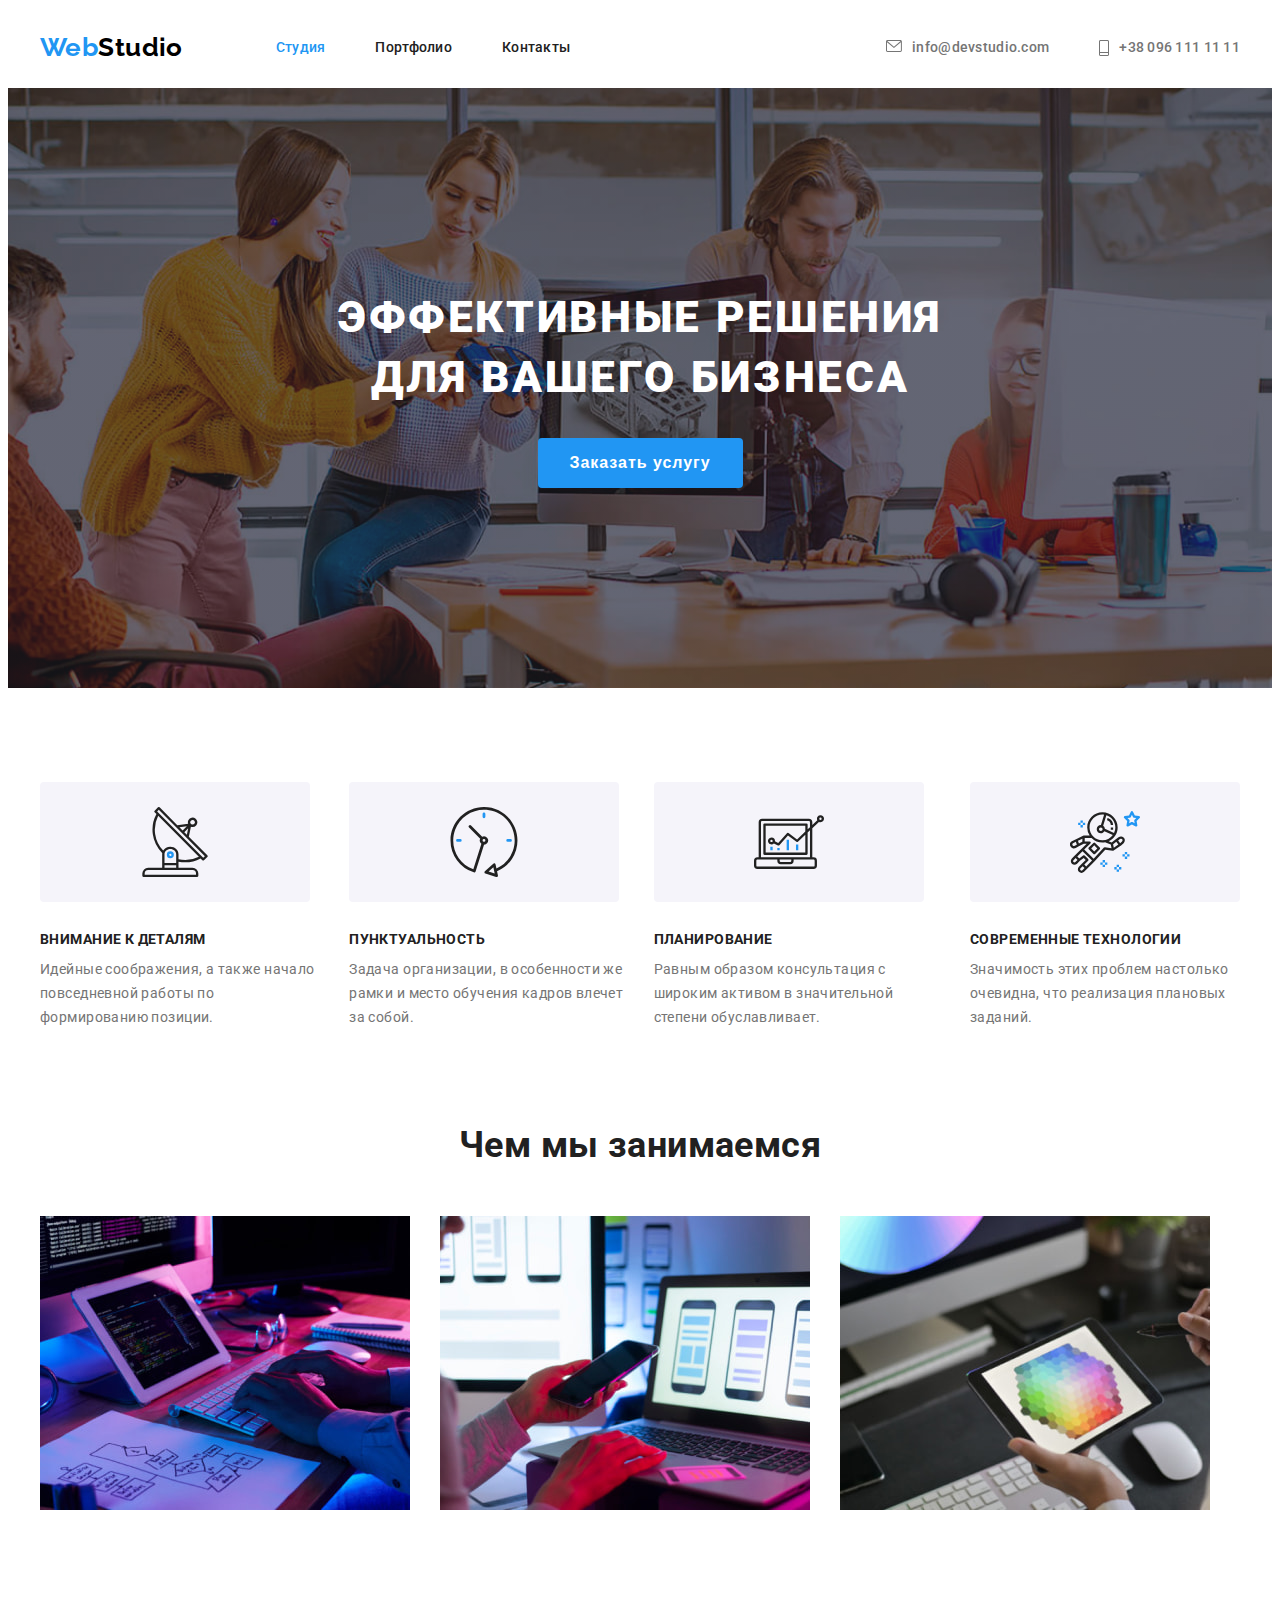
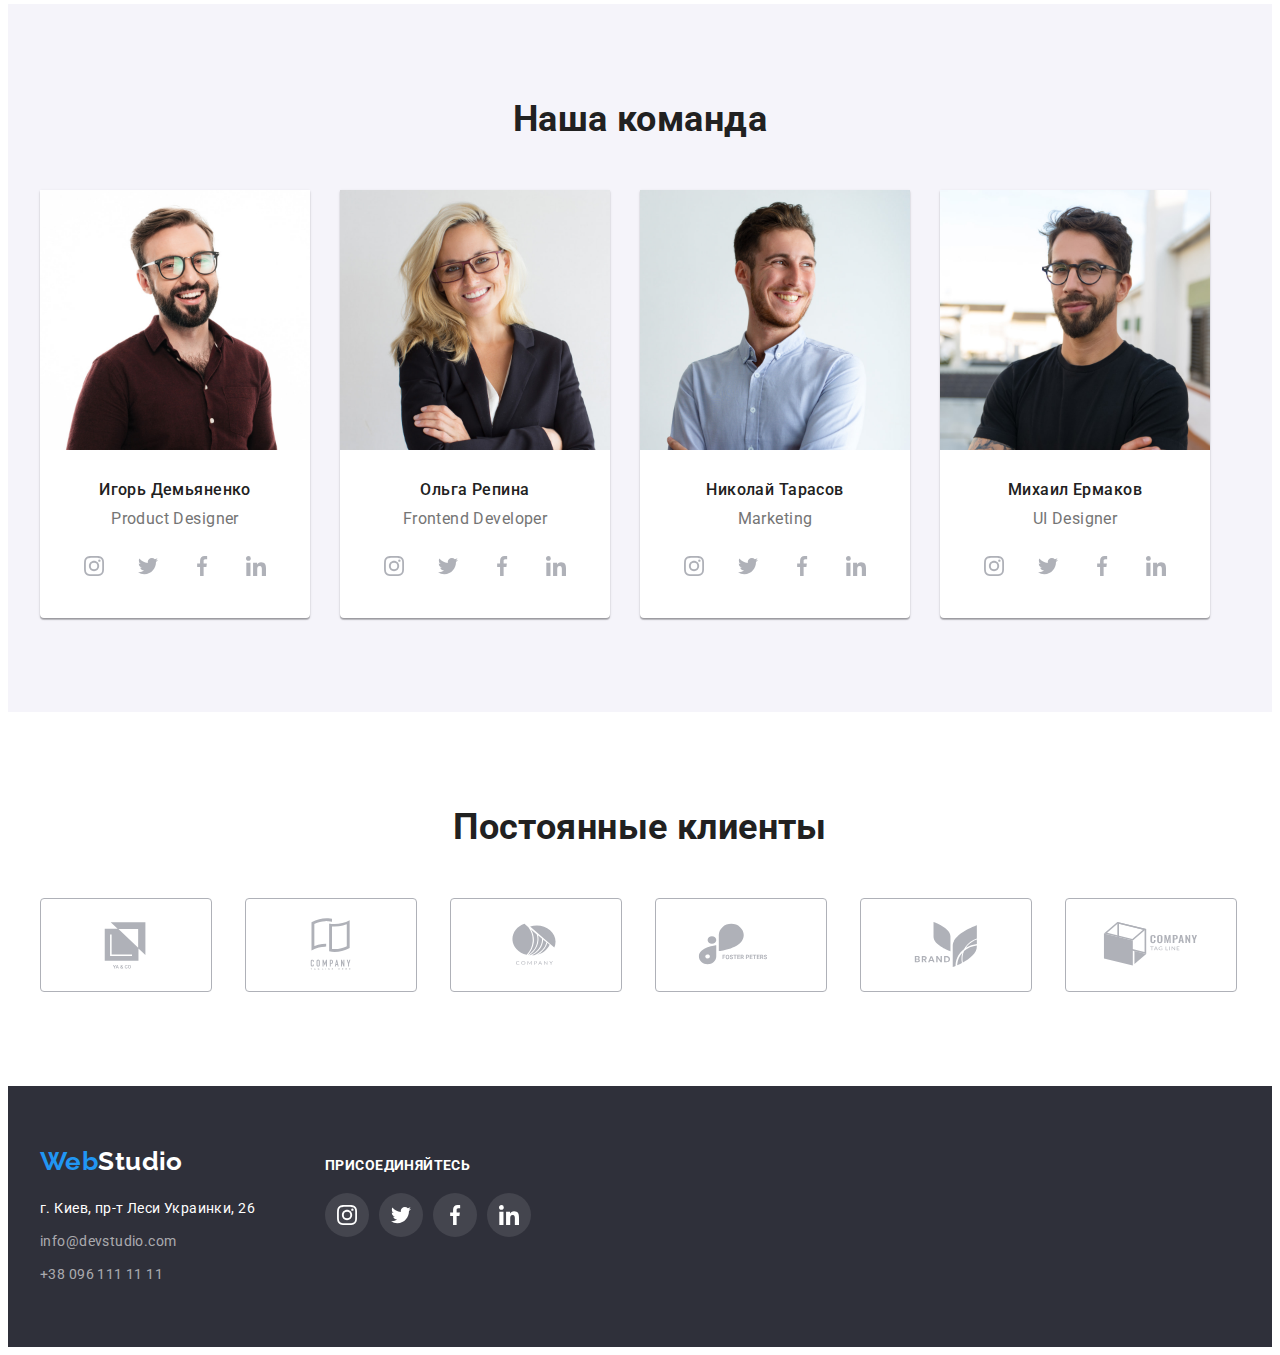
<file: index.html>
<!DOCTYPE html>
<html lang="ru">
<head>
    <meta charset="UTF-8">
    <meta http-equiv="X-UA-Compatible" content="IE=edge">
    <meta name="viewport" content="width=device-width, initial-scale=1.0">
    <title>Document</title>
    <link rel="preconnect" href="https://fonts.googleapis.com">
    <link rel="preconnect" href="https://fonts.gstatic.com" crossorigin>
    <link href="https://fonts.googleapis.com/css2?family=Raleway:wght@700&family=Roboto:wght@400;500;700;900&display=swap"
        rel="stylesheet">
        <link rel="stylesheet" href="https://cdnjs.cloudflare.com/ajax/libs/modern-normalize/1.1.0/modern-normalize.min.css"
            integrity="sha512-wpPYUAdjBVSE4KJnH1VR1HeZfpl1ub8YT/NKx4PuQ5NmX2tKuGu6U/JRp5y+Y8XG2tV+wKQpNHVUX03MfMFn9Q=="
            crossorigin="anonymous" referrerpolicy="no-referrer" />
    <link rel="stylesheet" href="./css/styles.css">
</head>
<body>
    <!-- Header -->
    <header>
        <div class="container nav">
        <nav class="main-nav">
            <a href="./index.html" class="logo">Web<span class="logo-header">Studio</span> </a>
            <ul class="site-nav-list">
                <li class="item"><a href="" class="link curent">Студия</a> </li>
                <li class="item"><a href="./portfolio.html" class="link">Портфолио</a> </li>
                <li class="item"><a href="" class="link">Контакты</a> </li>
            </ul>
        </nav>
        <ul class="site-nav-list adress">
            <li class="item"><a href="mailto:info@devstudio.com" class="adress-link" >
                <svg class="contacts-icon" width="16" height="12">
                    <use href="./images/sprite.svg#icon-mail"></use>
                </svg>info@devstudio.com</a></li>
            <li class="item"><a href="tel:+380961111111" class="adress-link" >
                <svg class="contacts-icon" width="10" height="16">
                    <use href="./images/sprite.svg#icon-phone"></use>
                </svg>+38 096 111 11 11</a> </li>
        </ul>
        </div>
    </header>
    <!-- Main -->
   <main>
        <section class="section-hero">
            <h1 class="section-title-hero">Эффективные решения для вашего бизнеса</h1>
                <button type="button" class="button-hero">Заказать услугу</button>
            </section>
        <!-- Benefits -->
        <section class="section">
            <div class="container">
            <h2 class="visually-hidden">Наши преимущества</h2>
            <ul class="benefits-list">
                <li class="item">
                    <div class="benefits-item-icon"><svg class="benefits-icon" width="70" height="70">
                    <use href="./images/sprite.svg#icon-antenna"></use>
                </svg></div>
                    <h3 class="title">Внимание к деталям</h3>
                    <p class="benefits-item">Идейные соображения, а также начало повседневной работы по формированию позиции.</p>
                </li>
                <li class="item">
                    <div class="benefits-item-icon"><svg class="benefits-icon" width="70" height="70">
                        <use href="./images/sprite.svg#icon-clock"></use>
                    </svg></div>
                    <h3 class="title">Пунктуальность</h3>
                    <p class="benefits-item">Задача организации, в особенности же рамки и место обучения кадров влечет за собой.</p>
                </li>
                <li class="item">
                    <div class="benefits-item-icon"><svg class="benefits-icon" width="70" height="70">
                        <use href="./images/sprite.svg#icon-diagram"></use>
                    </svg></div>
                    <h3 class="title">Планирование</h3>
                    <p class="benefits-item">Равным образом консультация с широким активом в значительной степени обуславливает.</p>
                </li>
                <li class="item">
                    <div class="benefits-item-icon"><svg class="benefits-icon" width="70" height="70">
                        <use href="./images/sprite.svg#icon-astronaut"></use>
                    </svg></div>
                    <h3 class="title">Современные технологии</h3>
                    <p class="benefits-item">Значимость этих проблем настолько очевидна, что реализация плановых заданий.</p>
                </li>
            </ul>
            </div>
        </section>
        <!-- What are we doing -->
        <section class="section doing">
            <div class="container">
            <h2 class="section-title">Чем мы занимаемся</h2>
            <ul class="list">
                <li class="item"><img src="./images/work/box1.jpg" alt="Верстка" width="370" height="294"> </li>
                <li class="item"><img src="./images/work/box2.jpg" alt="Дизайн" width="370" height="294"> </li>
                <li class="item"><img src="./images/work/box3.jpg" alt="Цвета" width="370" height="294"> </li>
            </ul>
            </div>
        </section>
        <!-- Our team -->
        <section class="section-team">
            <div class="container">
            <h2 class="section-title">Наша команда</h2>
            <ul class="team-list">
                <li class="item"> <img src="./images/team/img1.jpg" alt="Наша команда" width="270" height="260">
                <div class="team-card"><h3 class="title">Игорь Демьяненко</h3>
                <p lang="en"  class="team-item">Product Designer</p>
                <ul class="socials list">
                    <li class="socials-item"> <a class="socials-link" href="" target="_blank" rel="noopener noreferrer" aria-label="Instagram">
                        <svg class="socials-icon" width="20" height="20" >
                            <use href="./images/sprite.svg#icon-instagram"></use>
                        </svg>
                    </a> </li>
                    <li class="socials-item"> <a class="socials-link" href="" target="_blank" rel="noopener noreferrer"
                            aria-label="Instagram">
                            <svg class="socials-icon" width="20" height="20">
                                <use href="./images/sprite.svg#icon-twitter"></use>
                            </svg>
                        </a> </li>
                    <li class="socials-item"> <a class="socials-link" href="" target="_blank" rel="noopener noreferrer"
                            aria-label="Instagram">
                            <svg class="socials-icon" width="20" height="20">
                                <use href="./images/sprite.svg#icon-facebook"></use>
                            </svg>
                        </a> </li>
                    <li class="socials-item"> <a class="socials-link" href="" target="_blank" rel="noopener noreferrer"
                            aria-label="Instagram">
                            <svg class="socials-icon" width="20" height="20">
                                <use href="./images/sprite.svg#icon-linkedin"></use>
                            </svg>
                        </a> </li>
                </ul></div>
            </li>
                <li class="item"> <img src="./images/team/img2.jpg" alt="Наша команда" width="270" height="260">
                <div class="team-card"><h3 class="title">Ольга Репина</h3>
                <p lang="en" class="team-item">Frontend Developer</p>
                <ul class="socials list">
                    <li class="socials-item"> <a class="socials-link" href="" target="_blank" rel="noopener noreferrer"
                            aria-label="Instagram">
                            <svg class="socials-icon" width="20" height="20">
                                <use href="./images/sprite.svg#icon-instagram"></use>
                            </svg>
                        </a> </li>
                    <li class="socials-item"> <a class="socials-link" href="" target="_blank" rel="noopener noreferrer"
                            aria-label="Instagram">
                            <svg class="socials-icon" width="20" height="20">
                                <use href="./images/sprite.svg#icon-twitter"></use>
                            </svg>
                        </a> </li>
                    <li class="socials-item"> <a class="socials-link" href="" target="_blank" rel="noopener noreferrer"
                            aria-label="Instagram">
                            <svg class="socials-icon" width="20" height="20">
                                <use href="./images/sprite.svg#icon-facebook"></use>
                            </svg>
                        </a> </li>
                    <li class="socials-item"> <a class="socials-link" href="" target="_blank" rel="noopener noreferrer"
                            aria-label="Instagram">
                            <svg class="socials-icon" width="20" height="20">
                                <use href="./images/sprite.svg#icon-linkedin"></use>
                            </svg>
                        </a> </li>
                </ul></div>
                </li>
                <li class="item"> <img src="./images/team/img3.jpg" alt="Наша команда" width="270" height="260">
                <div class="team-card"><h3 class="title">Николай Тарасов</h3>
                <p lang="en" class="team-item">Marketing</p>
                <ul class="socials list">
                    <li class="socials-item"> <a class="socials-link" href="" target="_blank" rel="noopener noreferrer"
                            aria-label="Instagram">
                            <svg class="socials-icon" width="20" height="20">
                                <use href="./images/sprite.svg#icon-instagram"></use>
                            </svg>
                        </a> </li>
                    <li class="socials-item"> <a class="socials-link" href="" target="_blank" rel="noopener noreferrer"
                            aria-label="Instagram">
                            <svg class="socials-icon" width="20" height="20">
                                <use href="./images/sprite.svg#icon-twitter"></use>
                            </svg>
                        </a> </li>
                    <li class="socials-item"> <a class="socials-link" href="" target="_blank" rel="noopener noreferrer"
                            aria-label="Instagram">
                            <svg class="socials-icon" width="20" height="20">
                                <use href="./images/sprite.svg#icon-facebook"></use>
                            </svg>
                        </a> </li>
                    <li class="socials-item"> <a class="socials-link" href="" target="_blank" rel="noopener noreferrer"
                            aria-label="Instagram">
                            <svg class="socials-icon" width="20" height="20">
                                <use href="./images/sprite.svg#icon-linkedin"></use>
                            </svg>
                        </a> </li>
                </ul></div>
                </li>
                <li class="item"> <img src="./images/team/img4.jpg" alt="Наша команда" width="270" height="260">
                <div class="team-card"><h3 class="title">Михаил Ермаков</h3>
                <p lang="en" class="team-item">UI Designer</p>
                <ul class="socials list">
                    <li class="socials-item"> <a class="socials-link" href="" target="_blank" rel="noopener noreferrer"
                            aria-label="Instagram">
                            <svg class="socials-icon" width="20" height="20">
                                <use href="./images/sprite.svg#icon-instagram"></use>
                            </svg>
                        </a> </li>
                    <li class="socials-item"> <a class="socials-link" href="" target="_blank" rel="noopener noreferrer"
                            aria-label="Instagram">
                            <svg class="socials-icon" width="20" height="20">
                                <use href="./images/sprite.svg#icon-twitter"></use>
                            </svg>
                        </a> </li>
                    <li class="socials-item"> <a class="socials-link" href="" target="_blank" rel="noopener noreferrer"
                            aria-label="Instagram">
                            <svg class="socials-icon" width="20" height="20">
                                <use href="./images/sprite.svg#icon-facebook"></use>
                            </svg>
                        </a> </li>
                    <li class="socials-item"> <a class="socials-link" href="" target="_blank" rel="noopener noreferrer"
                            aria-label="Instagram">
                            <svg class="socials-icon" width="20" height="20">
                                <use href="./images/sprite.svg#icon-linkedin"></use>
                            </svg>
                        </a> </li>
                </ul></div>
            </li>
            </ul>
            </div>
        </section>
        <!-- Clients -->
        <section class="section clients">
            <div class="container">
                <h2 class="clients-title">Постоянные клиенты</h2>
                <ul class="clients-list">
                    <li class="clients-item"><a class="clients-logo" href=""><svg class="clients-icon" width="106" height="60">
                        <use href="./images/sprite.svg#icon-logo"></use>
                    </svg></a></li>
                    <li class="clients-item"><a class="clients-logo" href=""><svg class="clients-icon" width="106" height="60">
                            <use href="./images/sprite.svg#icon-logo1"></use>
                        </svg></a></li>
                    <li class="clients-item"><a class="clients-logo" href=""><svg class="clients-icon" width="106" height="60">
                            <use href="./images/sprite.svg#icon-logo2"></use>
                        </svg></a></li>
                    <li class="clients-item"><a class="clients-logo" href=""><svg class="clients-icon" width="106" height="60">
                            <use href="./images/sprite.svg#icon-logo3"></use>
                        </svg></a></li>
                    <li class="clients-item"><a class="clients-logo" href=""><svg class="clients-icon" width="106" height="60">
                            <use href="./images/sprite.svg#icon-logo4"></use>
                        </svg></a></li>
                    <li class="clients-item"><a class="clients-logo" href=""><svg class="clients-icon" width="106" height="60">
                            <use href="./images/sprite.svg#icon-logo5"></use>
                        </svg></a></li>
                </ul>
            </div>
        </section>
   </main>
   <!-- Footer -->
    <footer class="main-footer">
        <div class="container footer">
        <div class="container-adress">
            <a href="" class="logo footer">Web<span class="logo-footer">Studio</span> </a>
        <address class="footer-adress">
        <ul class="footer-list">
            <li class="footer-item"><a href="https://www.google.com/maps/place/%D0%B1%D1%83%D0%BB.+%D0%9B%D0%B5%D1%81%D0%B8+%D0%A3%D0%BA%D1%80%D0%B0%D0%B8%D0%BD%D0%BA%D0%B8,+26,+%D0%9A%D0%B8%D0%B5%D0%B2,+02000" target="_blank" rel="nofollow noreferrer noapener" class="map-link">г. Киев, пр-т Леси Украинки, 26</a> </li>
            <li class="footer-item"><a href="mailto:info@devstudio.com" class="link-footer">info@devstudio.com</a></li>
            <li class="footer-item"><a href="tel:+380961111111" class="link-footer">+38 096 111 11 11</a> </li>
        </ul>
        </address>
        </div>
        <div class="footer-socials">
            <h2 class="footer-title">присоединяйтесь</h2>
            <ul class="footer-socials list">
            <li class="footer-socials-item"> <a class="footer-socials-link" href="" target="_blank" rel="noopener noreferrer"
                    aria-label="Instagram">
                    <svg class="footer-socials-icon" width="20" height="20">
                        <use href="./images/sprite.svg#icon-instagram"></use>
                    </svg>
                </a> </li>
            <li class="footer-socials-item"> <a class="footer-socials-link" href="" target="_blank" rel="noopener noreferrer"
                    aria-label="Instagram">
                    <svg class="footer-socials-icon" width="20" height="20">
                        <use href="./images/sprite.svg#icon-twitter"></use>
                    </svg>
                </a> </li>
            <li class="footer-socials-item"> <a class="footer-socials-link" href="" target="_blank" rel="noopener noreferrer"
                    aria-label="Instagram">
                    <svg class="footer-socials-icon" width="20" height="20">
                        <use href="./images/sprite.svg#icon-facebook"></use>
                    </svg>
                </a> </li>
            <li class="footer-socials-item"> <a class="footer-socials-link" href="" target="_blank" rel="noopener noreferrer"
                    aria-label="Instagram">
                    <svg class="footer-socials-icon" width="20" height="20">
                        <use href="./images/sprite.svg#icon-linkedin"></use>
                    </svg>
                </a> </li>
        </ul>
        </div>
        </div>
    </footer>
</body>
</html>
</file>
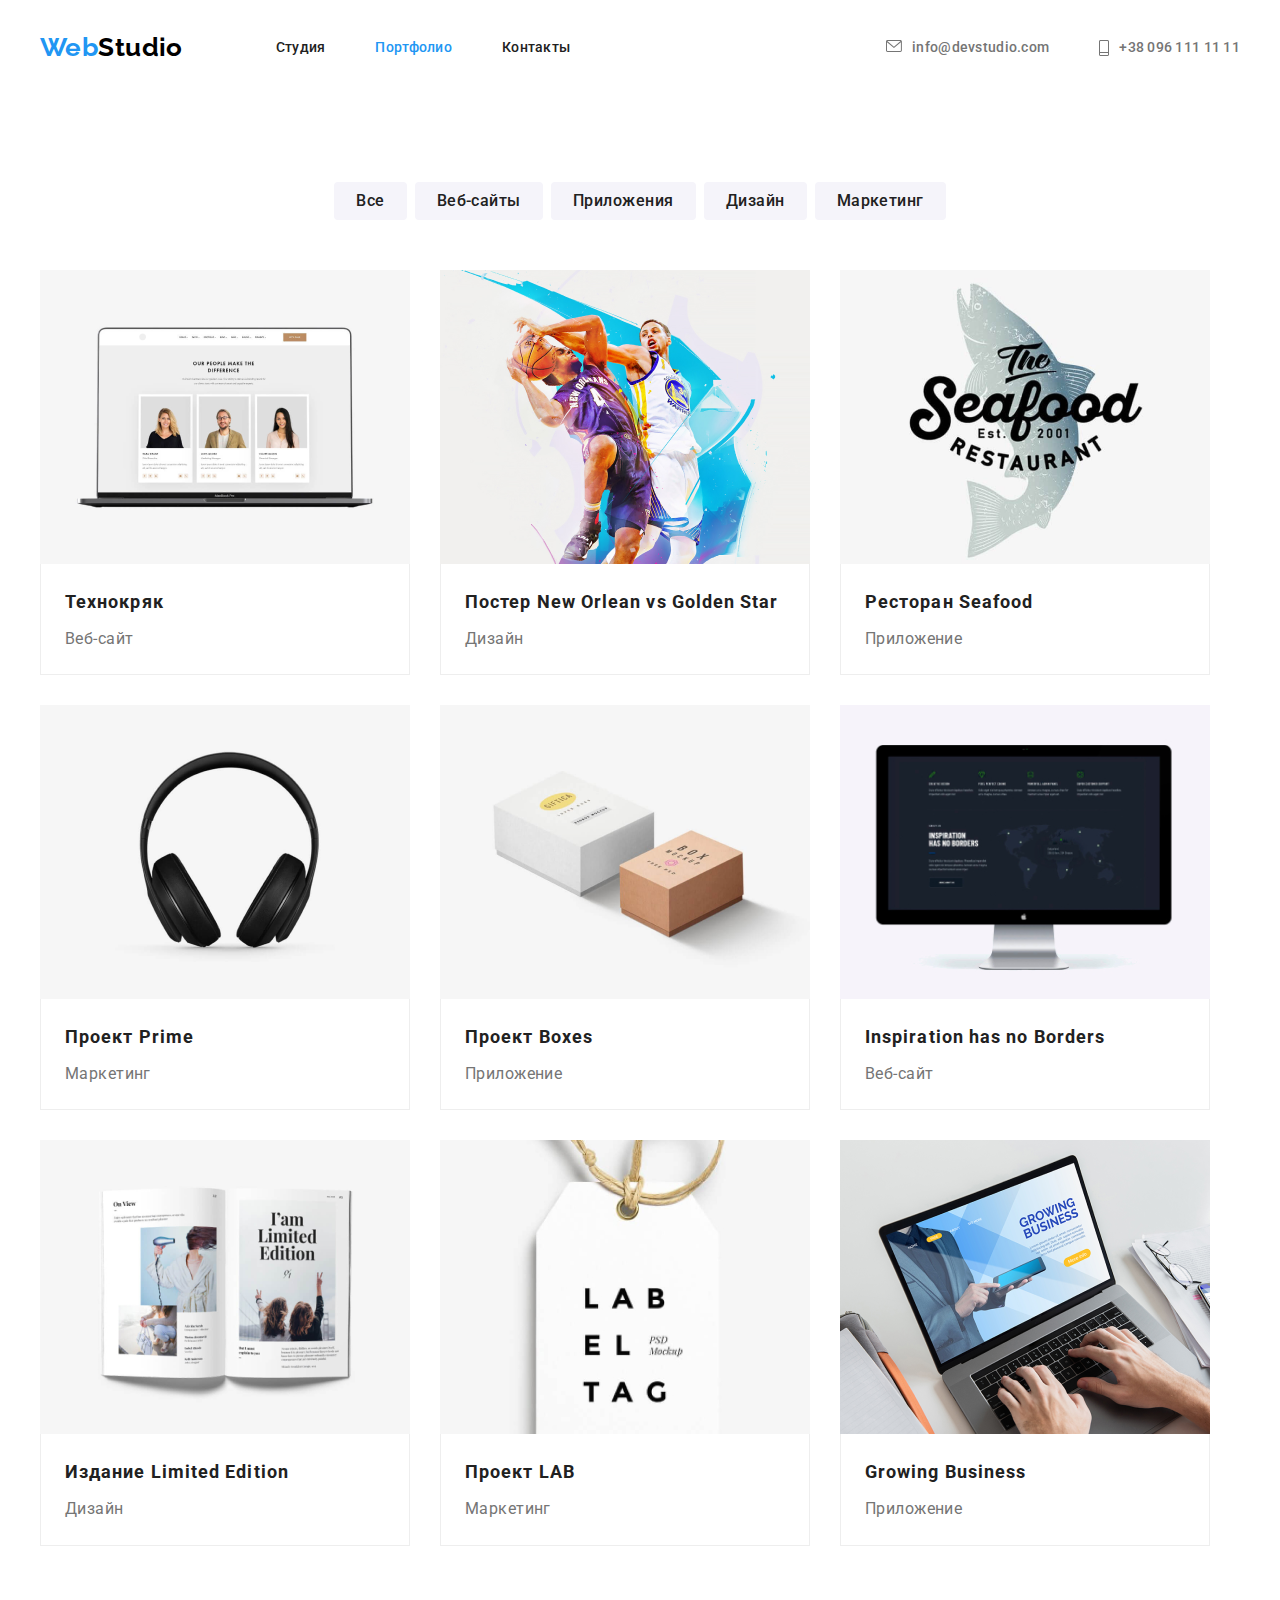
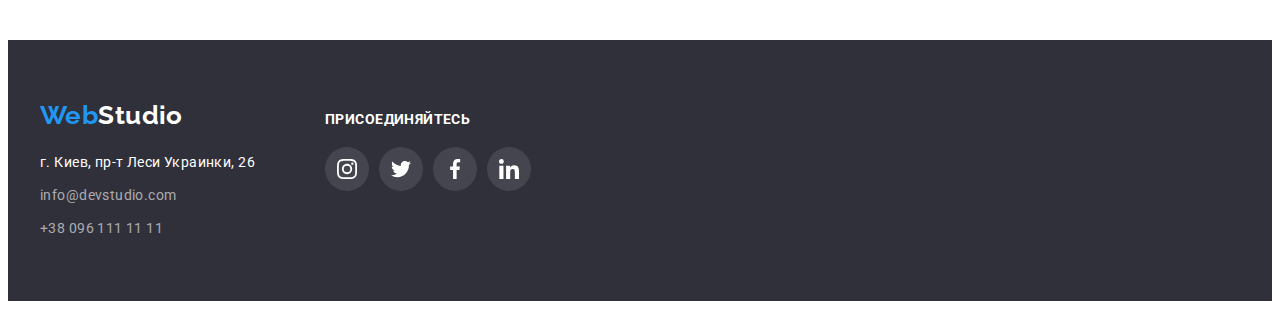
<file: portfolio.html>
<!DOCTYPE html>
<html lang="en">
<head>
    <meta charset="UTF-8">
    <meta http-equiv="X-UA-Compatible" content="IE=edge">
    <meta name="viewport" content="width=device-width, initial-scale=1.0">
    <title>Document</title>
    <link rel="preconnect" href="https://fonts.googleapis.com">
    <link rel="preconnect" href="https://fonts.gstatic.com" crossorigin>
    <link href="https://fonts.googleapis.com/css2?family=Raleway:wght@700&family=Roboto:wght@400;500;700;900&display=swap"
        rel="stylesheet">
        <link rel="stylesheet" href="https://cdnjs.cloudflare.com/ajax/libs/modern-normalize/1.1.0/modern-normalize.min.css"
            integrity="sha512-wpPYUAdjBVSE4KJnH1VR1HeZfpl1ub8YT/NKx4PuQ5NmX2tKuGu6U/JRp5y+Y8XG2tV+wKQpNHVUX03MfMFn9Q=="
            crossorigin="anonymous" referrerpolicy="no-referrer" />
    <link rel="stylesheet" href="./css/styles.css">
</head>
<body>
    <!-- Header -->
    <header>
        <div class="container nav">
            <nav class="main-nav">
                <a href="./index.html" class="logo">Web<span class="logo-header">Studio</span> </a>
                <ul class="site-nav-list">
                    <li class="item"><a href="./index.html" class="link">Студия</a> </li>
                    <li class="item"><a href="./portfolio.html" class="link curent">Портфолио</a> </li>
                    <li class="item"><a href="" class="link">Контакты</a> </li>
                </ul>
            </nav>
            <ul class="site-nav-list adress">
                <li class="item"><a href="mailto:info@devstudio.com" class="adress-link">
                        <svg class="contacts-icon" width="16" height="12">
                            <use href="./images/sprite.svg#icon-mail"></use>
                        </svg>info@devstudio.com</a></li>
                <li class="item"><a href="tel:+380961111111" class="adress-link">
                        <svg class="contacts-icon" width="10" height="16">
                            <use href="./images/sprite.svg#icon-phone"></use>
                        </svg>+38 096 111 11 11</a> </li>
            </ul>
        </div>
    </header>
    <!-- Main -->
    <main>
        <!-- Filters -->
        <section class="filters">
            <div class="container">
            <h1 class="visually-hidden">Projects</h1>
            <ul class="filterd-list">
                <li class="item"><button type="button" class="button-list">Все</button></li>
                <li class="item"><button type="button" class="button-list">Веб-сайты</button></li>
                <li class="item"><button type="button" class="button-list">Приложения</button></li>
                <li class="item"><button type="button" class="button-list">Дизайн</button></li>
                <li class="item"><button type="button" class="button-list">Маркетинг</button></li>
            </ul>
        <!-- Projects -->
            <ul class="projects-list">
            <li class="item" ><a href="" class="projects-href"><img src="./images/projects/project.png" alt="laptop" width="370" height="294">
                <div class="projects-border"><h2 class="projects-link" >Технокряк</h2>
                <p class="projects-item">Веб-сайт</p></div></a>
            </li>
            <li class="item" ><a href="" class="projects-href"> <img src="./images/projects/projekt1.png" alt="basketball" width="370" height="294">
                <div class="projects-border"><h2 class="projects-link" >Постер New Orlean vs Golden Star</h2>
                <p class="projects-item">Дизайн</p></div></a>
            </li>
            <li class="item" ><a href="" class="projects-href"><img src="./images/projects/project2.png" alt="logo" width="370" height="294">
                <div class="projects-border"><h2 class="projects-link" >Ресторан Seafood</h2>
                <p class="projects-item">Приложение</p></div></a>
            </li>
            <li class="item" ><a href="" class="projects-href"><img src="./images/projects/project3.png" alt="headphone" width="370" height="294">
                <div class="projects-border"><h2 class="projects-link" >Проект Prime</h2>
                <p class="projects-item">Маркетинг</p></div></a>
            </li>
            <li class="item" ><a href="" class="projects-href"><img src="./images/projects/project4.png" alt="boxes" width="370" height="294">
                <div class="projects-border"><h2 class="projects-link" >Проект Boxes</h2>
                <p class="projects-item">Приложение</p></div></a>
            </li>
            <li class="item" ><a href="" class="projects-href"><img src="./images/projects/project5.png" alt="computer" width="370" height="294">
                <div class="projects-border"><h2 class="projects-link" >Inspiration has no Borders</h2>
                <p class="projects-item">Веб-сайт</p></div></a>
            </li>
            <li class="item" ><a href="" class="projects-href"><img src="./images/projects/project6.png" alt="book" width="370" height="294">
                <div class="projects-border"><h2 class="projects-link" >Издание Limited Edition</h2>
                <p class="projects-item">Дизайн</p></div></a>
            </li>
            <li class="item" ><a href="" class="projects-href"><img src="./images/projects/progect7.png" alt="lab" width="370" height="294">
                <div class="projects-border"><h2 class="projects-link" >Проект LAB</h2>
                <p class="projects-item">Маркетинг</p></div></a>
            </li>
            <li class="item" ><a href="" class="projects-href"><img src="./images/projects/project8.png" alt="print" width="370" height="294">
                <div class="projects-border"><h2 class="projects-link" >Growing Business</h2>
                <p class="projects-item">Приложение</p></div></a>
            </li>
            </ul>
            </div>
        </section>
    </main>
    <!-- Footer -->
<footer class="main-footer">
    <div class="container footer">
        <div class="container-adress">
            <a href="" class="logo footer">Web<span class="logo-footer">Studio</span> </a>
            <address class="footer-adress">
                <ul class="footer-list">
                    <li class="footer-item"><a
                            href="https://www.google.com/maps/place/%D0%B1%D1%83%D0%BB.+%D0%9B%D0%B5%D1%81%D0%B8+%D0%A3%D0%BA%D1%80%D0%B0%D0%B8%D0%BD%D0%BA%D0%B8,+26,+%D0%9A%D0%B8%D0%B5%D0%B2,+02000"
                            target="_blank" rel="nofollow noreferrer noapener" class="map-link">г. Киев, пр-т Леси
                            Украинки, 26</a> </li>
                    <li class="footer-item"><a href="mailto:info@devstudio.com"
                            class="link-footer">info@devstudio.com</a></li>
                    <li class="footer-item"><a href="tel:+380961111111" class="link-footer">+38 096 111 11 11</a> </li>
                </ul>
            </address>
        </div>
        <div class="footer-socials">
            <h2 class="footer-title">присоединяйтесь</h2>
            <ul class="footer-socials list">
                <li class="footer-socials-item"> <a class="footer-socials-link" href="" target="_blank"
                        rel="noopener noreferrer" aria-label="Instagram">
                        <svg class="footer-socials-icon" width="20" height="20">
                            <use href="./images/sprite.svg#icon-instagram"></use>
                        </svg>
                    </a> </li>
                <li class="footer-socials-item"> <a class="footer-socials-link" href="" target="_blank"
                        rel="noopener noreferrer" aria-label="Instagram">
                        <svg class="footer-socials-icon" width="20" height="20">
                            <use href="./images/sprite.svg#icon-twitter"></use>
                        </svg>
                    </a> </li>
                <li class="footer-socials-item"> <a class="footer-socials-link" href="" target="_blank"
                        rel="noopener noreferrer" aria-label="Instagram">
                        <svg class="footer-socials-icon" width="20" height="20">
                            <use href="./images/sprite.svg#icon-facebook"></use>
                        </svg>
                    </a> </li>
                <li class="footer-socials-item"> <a class="footer-socials-link" href="" target="_blank"
                        rel="noopener noreferrer" aria-label="Instagram">
                        <svg class="footer-socials-icon" width="20" height="20">
                            <use href="./images/sprite.svg#icon-linkedin"></use>
                        </svg>
                    </a> </li>
            </ul>
        </div>
    </div>
</footer>
</body>
</html>
</file>
<file: css/styles.css>
/* цвет основного текста #757575 */
/* цвет вторичного текста ##212121 */
/* белый #FFFFFF */
/* акцент #2196F3 */
/* вторичный цвет фона F5F4FA */
/* логотип #000000 */
/* footer adress #FFFFFF 60% */
/* Footer #2F303A */

:root{
    --primary-text-color: #757575;
    --title-text-color: #212121;
    --accent-color: #2196F3;
    --white: #FFFFFF;
    --footer: #2F303A;
    --backround-color: #F5F4FA;
    --logo:#000000;
    --footer-adress: rgba(255, 255, 255, 0.6);
    --hero: rgba(47, 48, 58, 0.4);
    --icon: #AFB1B8;
}
body {
   background-color: var(--white);
   color: var(--primary-text-color);
   font-family: 'Roboto', sans-serif;
   letter-spacing: 0.03em;
   font-size: 14px;

}
 .visually-hidden {
    position: absolute;
    width: 1px;
    height: 1px;
    margin: -1px;
    border: 0;
    padding: 0;

    white-space: nowrap;
    clip-path: inset(100%);
    clip: rect(0 0 0 0);
    overflow: hidden;
}
.container{
    margin-left: auto;
    margin-right: auto;
    width: 1200px;
    padding-left: 15px;
    padding-right: 15px;
}
ul{
    list-style: none;
    padding: 0;
    margin: 0;
}
h1, h2, h3, p{
    margin: 0;
}
img{
    display: block;
    max-width: 100%;
    max-height: 100%;
    height: auto;
}
.section, .filters{
    padding-top: 94px;
    padding-bottom: 94px;
}
/* Logo */
.logo {
    display: block;
    color: var(--accent-color);
    font-family: Raleway, sans-serif;
    font-weight: 700;
    font-size: 26px;
    line-height: 1.19;        
    text-decoration: none;
}
.main-nav .logo{
    padding-top: 24px;
    padding-bottom: 25px;
}
.logo-header{
    color: var(--logo);
}
.logo-footer{
   color: var(--white);
}
/* Site nav */
.site-nav-list .link, .adress-link {
    display: flex;
    padding-top: 32px;
    padding-bottom: 32px;

    color: var(--title-text-color);
    font-weight: 500;
    line-height: 1.14;
    letter-spacing: 0.02em;
    text-decoration: none;
}
.adress-link{
    display: flex;}
.contacts-icon{
    display: flex;
    margin-right: 10px;
    fill: currentColor;
}
.site-nav-list{
    margin-left: 93px;
}
.site-nav-list.adress{
    margin-left: auto;
}
.container.nav, .main-nav{
    display: flex;
    align-items: center;
}
.site-nav-list .link.curent{
    color: var(--accent-color);
}
.site-nav-list, .main-nav{
    display: flex;
    justify-content: center;
    align-items: center;
}
.site-nav-list .item:not(:last-child){
    margin-right: 50px;
}
.site-nav-list .adress-link{
    color: var(--primary-text-color);
    font-weight: 500;
    line-height: 1.14; 
    letter-spacing: 0.02em;
    text-decoration: none;
}

.site-nav-list .link:hover,
.site-nav-list .link:focus,
.adress-link:hover,
.adress-link:focus {
   color: var(--accent-color);
   fill: currentColor;
}
/* Hero */
.button-hero{
    cursor: pointer;
    background-color: var(--accent-color);
    color: var(--white);
    font-weight: 700;
    font-size: 16px;
    line-height: 1.88;
    text-align: center;
    letter-spacing: 0.06em;
    display: inline-block;
    padding: 10px 32px;
    border-radius: 4px;
    border: none;
    min-width: 200px;
    min-height: 50px;
}
.section-hero{
    background-image: linear-gradient(var(--hero),var(--hero)), 
    url(../images/logo/logo.jpg);
    background-repeat: no-repeat;
    background-position: center;
    background-size: cover;
    max-width: 1600px;
    max-height: 600px;
    margin-left: auto;
    margin-right: auto;
    background-color: var(--footer);
    text-align: center;
    padding-top: 200px;
    padding-bottom: 200px;
}
.section-title-hero{
    width: 696px;
    color: var(--white);
    font-weight: 900;
    font-size: 44px;
    line-height: 1.36;
    text-align: center;
    letter-spacing: 0.06em;
    text-transform: uppercase;
    margin-top: 0px;
    margin-bottom: 30px;
    margin-left: auto;
    margin-right: auto;
}
.section-title{
    color: var(--title-text-color);
    font-weight: 700;
    font-size: 36px;
    line-height: 1.17;
    text-align: center; 
    margin-top: 0px;
    margin-bottom: 50px; 
}
/* Benefits */
.benefits-item-icon{
    display: flex;
    justify-content: center;
    align-items: center;
    background-color: var(--backround-color);
    border-radius: 4px;
    width: 270px;
    height: 120px;
    margin-bottom: 30px;
}
.benefits-list{
    display: flex;
}
.benefits-list .item:not(:last-child){
    margin-right: 30px;
}
.benefits-list .title {
    color: var(--title-text-color);
    font-weight: 700;
    font-size: 14px;
    line-height: 1.14;
    text-transform: uppercase;
    margin-bottom: 10px;
}
.benefits-item {
    line-height: 1.71;
    margin: 0;
}
/* Doing */
.section.doing{
    padding-top: 0;
}
.list{
    display: flex;
}
.list .item:not(:last-child), 
.team-list .item:not(:last-child){
margin-right: 30px;
}
/* Team */
.socials-link:hover .socials-icon,
.socials-link:focus .socials-icon {
    fill: var(--white);
}
.socials-icon{
    fill: var(--icon);
}
.socials-link:focus,
.socials-link:hover {
    background-color: var(--accent-color);
}
.socials{
    display: flex;
    justify-content: center;
    align-items: center;
}
.socials-item:not(:last-child){
    margin-right: 10px;
}
.socials-link{
    display: flex;
    align-items: center;
    justify-content: center;
    width: 44px;
    height: 44px;
    background-color: var(--white);
    border-radius: 50%;
}
.team-list .item{
    background-color: var(--white);
    box-shadow: 0px 1px 3px rgba(0, 0, 0, 0.12), 0px 1px 1px rgba(0, 0, 0, 0.14), 0px 2px 1px rgba(0, 0, 0, 0.2);
        border-radius: 0px 0px 4px 4px;
}
.team-card{
    padding-top: 30px;
    padding-bottom: 30px;
}
.team-list{
    display: flex;
}
.section-team{
    background-color: var(--backround-color) ;
    padding-top: 94px;
    padding-bottom: 94px;
}
.team-list .title {
    color: var(--title-text-color);
    font-weight: 500;
    font-size: 16px;
    line-height: 1.19;
    text-align: center;
    margin-bottom: 10px;
}
.team-item{
    font-size: 16px;
    line-height: 1.19;
    text-align: center;
    margin-bottom: 16px;
}
/* Clients */
.clients-title{
    margin-bottom: 50px;
    font-weight: 700;
    font-size: 36px;
    line-height: 42px;
    text-align: center;
    color: var(--title-text-color);
}
.clients-list {
    display: flex;
}
.clients-item {
    width: 100%;
}
.clients-item:not(:last-child){
    margin-right: 30px;
}
.clients-logo {
    display: flex;
    width: 170px;
    height: 92px;
    justify-content: center;
    align-items: center;
    border: 1px solid var(--icon);
    border-radius: 4px;
    cursor: pointer;
}
.clients-logo:hover,
.clients-logo:focus {
    border: 1px solid var(--accent-color);
}
.clients-icon{
    fill: var(--icon);
}
.clients-logo:focus .clients-icon,
.clients-logo:hover .clients-icon{
        fill: var(--accent-color);
}
/* Button */
.button{
    font-family: 'Roboto';
    color: var(--white) ;
    background-color: var(--accent-color) ;
    font-family: inherit;
    font-weight: 700;
    font-size: 16px;
    line-height: 1.88;
    display: flex;
    align-items: center;
    text-align: center;
    letter-spacing: 0.06em;
    cursor: pointer;
}
/* Footer */
.container-adress{
    margin-right: 70px;
}
.container.footer{
    align-items: baseline;
    display: flex;
}
.footer-socials-link{
    display: flex;
    align-items: center;
    justify-content: center;
    width: 44px;
    height: 44px;
    background-color: rgba(255, 255, 255, 0.1);
    border-radius: 50%;
}
.footer-socials-link:hover,.footer-socials-link:focus{
    background-color: var(--accent-color);
}
.footer-socials-item:not(:last-child){
    margin-right: 10px;
}

.footer-socials-icon{
    fill: var(--white);
}
.footer-title{
    font-size: 14px;
    font-weight: 700;
    line-height: 16px;
    text-transform: uppercase;
    color: var(--white);
    margin-bottom: 20px;
}
.main-footer{
    display: flex;
}
.logo.footer{
    margin-bottom: 20px;
}
.footer-item:not(:last-child){
    margin-bottom: 9px;
}
.main-footer{
    background-color: var(--footer);
}
.map-link{
    color: var(--white);
    text-decoration: none;
}
.link-footer{
    color: var(--footer-adress);
    text-decoration: none;
}
.map-link:hover,
.map-link:focus{
    color: var(--accent-color);
}
.link-footer:hover,
.link-footer:focus {
    color: var(--accent-color);
}
.footer-list{
    font-style: normal;
    line-height: 1.71;
}
.main-footer{
    padding-top: 60px;
    padding-bottom: 60px;
}
/* Portfolio */
.header-portfolio{
    border-bottom: 1px solid #ECECEC;
}
/* filters */
.button-list:hover,
.button-list:focus {
    color: var(--white);
    background-color: var(--accent-color);
    box-shadow: 0px 3px 1px rgba(0, 0, 0, 0.1), 0px 1px 2px rgba(0, 0, 0, 0.08), 0px 2px 2px rgba(0, 0, 0, 0.12);
}
.filterd-list{
    display: flex;
    justify-content: center;
    align-items: center;
}
.button-list{
    padding: 6px 22px;
    cursor: pointer;
    font-family: 'Roboto';
    font-weight: 500;
    font-size: 16px;
    line-height: 1.6;
    text-align: center;
    letter-spacing: 0.03em;
    color: var(--title-text-color);
    background-color: var(--backround-color);
    border-radius: 4px;
    border: none;
}   
.filterd-list .item:not(:last-child){
    margin-right: 8px;
}
/* Projects */
.projects-border{
    border: 1px solid #EEEEEE;
    border-top: none;
    padding: 20px 24px;
}
.projects-list{
    display: flex;
    flex-wrap: wrap;
    margin-top: 50px;
}
.projects-list .item{
    /* width: calc((100%-60px)/3); */
    margin-bottom: 30px;
    margin-right: 30px;
}
.projects-list .item:nth-child(3n){
    margin-right: 0;
}
.projects-list .item:nth-last-child(-n+3){
    margin-bottom: 0;
}
.projects-link{
    color: var(--title-text-color);
    font-weight: 700;
    font-size: 18px;
    line-height: 2;
    letter-spacing: 0.06em;
    margin-bottom: 4px;
}
.projects-item{
    color: var(--primary-text-color);
    font-size: 16px;
    line-height: 1.9;
}
.projects-href{
    display: block;
    text-decoration: none;
}
.projects-href:hover, .projects-href:focus,
.projects-border:hover, .projects-border:focus{
    box-shadow: 0px 1px 1px rgba(0, 0, 0, 0.12), 0px 4px 4px rgba(0, 0, 0, 0.06), 1px 4px 6px rgba(0, 0, 0, 0.16);
}
</file>
